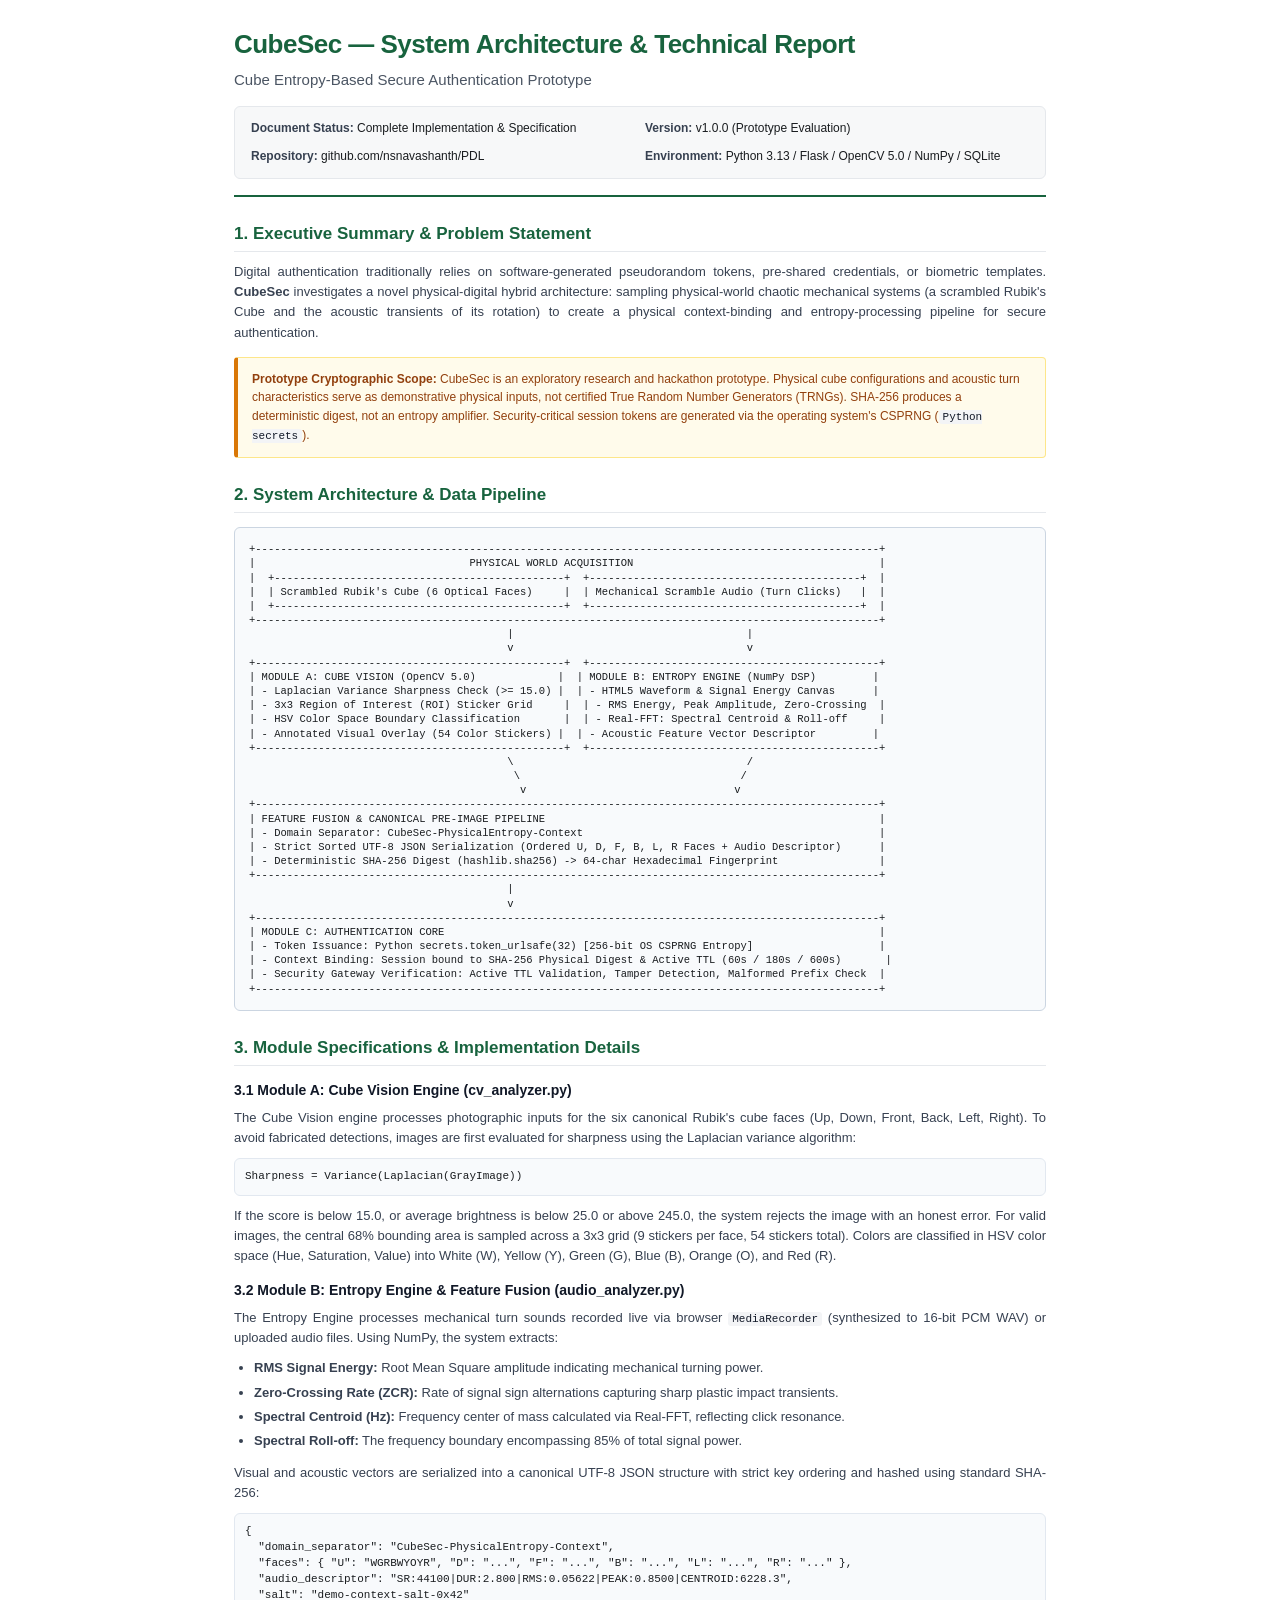
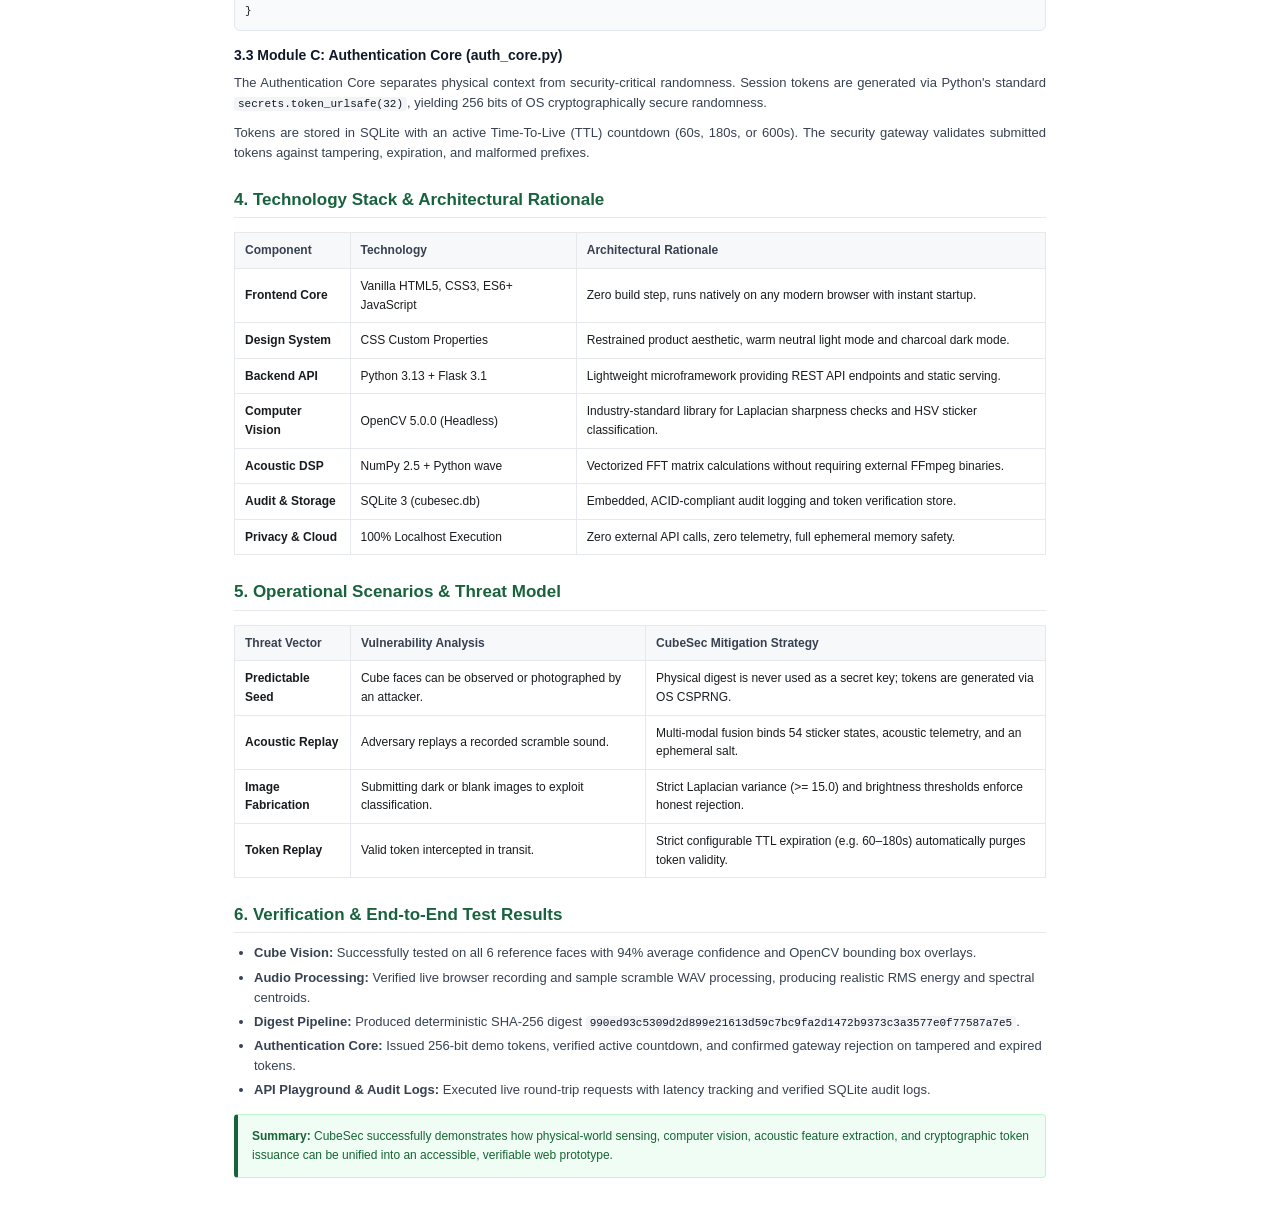
<file: report.html>
<!DOCTYPE html>
<html lang="en">
<head>
  <meta charset="UTF-8">
  <title>CubeSec — Technical, Architectural & Functional Report</title>
  <style>
    @page {
      size: A4;
      margin: 18mm 16mm 18mm 16mm;
    }
    * {
      box-sizing: border-box;
      margin: 0;
      padding: 0;
    }
    body {
      font-family: -apple-system, BlinkMacSystemFont, "Segoe UI", Roboto, Helvetica, Arial, sans-serif;
      color: #191c1f;
      background: #ffffff;
      line-height: 1.55;
      font-size: 13px;
    }
    .report-container {
      max-width: 860px;
      margin: 0 auto;
      padding: 24px;
    }
    .cover-header {
      border-bottom: 2px solid #18633e;
      padding-bottom: 16px;
      margin-bottom: 24px;
    }
    .brand-title {
      font-size: 26px;
      font-weight: 700;
      color: #18633e;
      letter-spacing: -0.02em;
    }
    .subtitle {
      font-size: 15px;
      font-weight: 500;
      color: #4b5563;
      margin-top: 4px;
    }
    .meta-grid {
      display: grid;
      grid-template-columns: repeat(2, 1fr);
      gap: 10px;
      margin-top: 14px;
      background: #f7f8f9;
      padding: 12px 16px;
      border-radius: 6px;
      border: 1px solid #e5e8ec;
      font-size: 12px;
    }
    .meta-grid div strong {
      color: #374151;
    }
    h2 {
      font-size: 17px;
      font-weight: 600;
      color: #18633e;
      margin-top: 24px;
      margin-bottom: 10px;
      padding-bottom: 4px;
      border-bottom: 1px solid #e5e8ec;
      page-break-after: avoid;
    }
    h3 {
      font-size: 14px;
      font-weight: 600;
      color: #111827;
      margin-top: 14px;
      margin-bottom: 6px;
      page-break-after: avoid;
    }
    p {
      margin-bottom: 10px;
      color: #374151;
      text-align: justify;
    }
    ul, ol {
      margin-left: 20px;
      margin-bottom: 12px;
      color: #374151;
    }
    li {
      margin-bottom: 4px;
    }
    .alert-box {
      background: #f0fdf4;
      border: 1px solid #bbf7d0;
      border-left: 4px solid #18633e;
      padding: 12px 14px;
      border-radius: 4px;
      margin: 14px 0;
      font-size: 12px;
      color: #166534;
    }
    .alert-warning {
      background: #fffbeb;
      border: 1px solid #fde68a;
      border-left: 4px solid #d97706;
      color: #92400e;
    }
    table {
      width: 100%;
      border-collapse: collapse;
      margin: 14px 0;
      font-size: 12px;
      page-break-inside: avoid;
    }
    th, td {
      border: 1px solid #e5e8ec;
      padding: 8px 10px;
      text-align: left;
    }
    th {
      background: #f7f8f9;
      font-weight: 600;
      color: #374151;
    }
    code {
      font-family: ui-monospace, SFMono-Regular, Menlo, Consolas, monospace;
      background: #f3f4f6;
      padding: 1px 4px;
      border-radius: 3px;
      font-size: 11px;
      color: #111827;
    }
    pre {
      font-family: ui-monospace, SFMono-Regular, Menlo, Consolas, monospace;
      background: #f8fafc;
      border: 1px solid #e2e8f0;
      padding: 10px;
      border-radius: 6px;
      font-size: 11px;
      overflow-x: auto;
      margin: 10px 0;
      line-height: 1.45;
      page-break-inside: avoid;
    }
    .page-break {
      page-break-before: always;
    }
    .badge {
      display: inline-block;
      padding: 2px 6px;
      border-radius: 4px;
      font-size: 10px;
      font-weight: 600;
      background: #e5e7eb;
      color: #374151;
    }
    .diagram-box {
      background: #f8fafc;
      border: 1px solid #cbd5e1;
      padding: 14px;
      border-radius: 6px;
      margin: 14px 0;
      font-family: ui-monospace, monospace;
      font-size: 10.5px;
      white-space: pre;
      line-height: 1.35;
      page-break-inside: avoid;
    }
  </style>
</head>
<body>
  <div class="report-container">
    
    <!-- Cover / Header -->
    <div class="cover-header">
      <div class="brand-title">CubeSec — System Architecture &amp; Technical Report</div>
      <div class="subtitle">Cube Entropy-Based Secure Authentication Prototype</div>
      <div class="meta-grid">
        <div><strong>Document Status:</strong> Complete Implementation &amp; Specification</div>
        <div><strong>Version:</strong> v1.0.0 (Prototype Evaluation)</div>
        <div><strong>Repository:</strong> github.com/nsnavashanth/PDL</div>
        <div><strong>Environment:</strong> Python 3.13 / Flask / OpenCV 5.0 / NumPy / SQLite</div>
      </div>
    </div>

    <!-- Section 1 -->
    <h2>1. Executive Summary &amp; Problem Statement</h2>
    <p>
      Digital authentication traditionally relies on software-generated pseudorandom tokens, pre-shared credentials, or biometric templates. <strong>CubeSec</strong> investigates a novel physical-digital hybrid architecture: sampling physical-world chaotic mechanical systems (a scrambled Rubik's Cube and the acoustic transients of its rotation) to create a physical context-binding and entropy-processing pipeline for secure authentication.
    </p>
    <div class="alert-box alert-warning">
      <strong>Prototype Cryptographic Scope:</strong> CubeSec is an exploratory research and hackathon prototype. Physical cube configurations and acoustic turn characteristics serve as demonstrative physical inputs, not certified True Random Number Generators (TRNGs). SHA-256 produces a deterministic digest, not an entropy amplifier. Security-critical session tokens are generated via the operating system's CSPRNG (<code>Python secrets</code>).
    </div>

    <!-- Section 2 -->
    <h2>2. System Architecture &amp; Data Pipeline</h2>
    <div class="diagram-box">+---------------------------------------------------------------------------------------------------+
|                                  PHYSICAL WORLD ACQUISITION                                       |
|  +----------------------------------------------+  +-------------------------------------------+  |
|  | Scrambled Rubik's Cube (6 Optical Faces)     |  | Mechanical Scramble Audio (Turn Clicks)   |  |
|  +----------------------------------------------+  +-------------------------------------------+  |
+---------------------------------------------------------------------------------------------------+
                                         |                                     |
                                         v                                     v
+-------------------------------------------------+  +----------------------------------------------+
| MODULE A: CUBE VISION (OpenCV 5.0)             |  | MODULE B: ENTROPY ENGINE (NumPy DSP)         |
| - Laplacian Variance Sharpness Check (&gt;= 15.0) |  | - HTML5 Waveform &amp; Signal Energy Canvas      |
| - 3x3 Region of Interest (ROI) Sticker Grid     |  | - RMS Energy, Peak Amplitude, Zero-Crossing  |
| - HSV Color Space Boundary Classification       |  | - Real-FFT: Spectral Centroid &amp; Roll-off     |
| - Annotated Visual Overlay (54 Color Stickers) |  | - Acoustic Feature Vector Descriptor         |
+-------------------------------------------------+  +----------------------------------------------+
                                         \                                     /
                                          \                                   /
                                           v                                 v
+---------------------------------------------------------------------------------------------------+
| FEATURE FUSION &amp; CANONICAL PRE-IMAGE PIPELINE                                                     |
| - Domain Separator: CubeSec-PhysicalEntropy-Context                                               |
| - Strict Sorted UTF-8 JSON Serialization (Ordered U, D, F, B, L, R Faces + Audio Descriptor)      |
| - Deterministic SHA-256 Digest (hashlib.sha256) -&gt; 64-char Hexadecimal Fingerprint                |
+---------------------------------------------------------------------------------------------------+
                                         |
                                         v
+---------------------------------------------------------------------------------------------------+
| MODULE C: AUTHENTICATION CORE                                                                     |
| - Token Issuance: Python secrets.token_urlsafe(32) [256-bit OS CSPRNG Entropy]                    |
| - Context Binding: Session bound to SHA-256 Physical Digest &amp; Active TTL (60s / 180s / 600s)       |
| - Security Gateway Verification: Active TTL Validation, Tamper Detection, Malformed Prefix Check  |
+---------------------------------------------------------------------------------------------------+</div>

    <!-- Section 3 -->
    <h2>3. Module Specifications &amp; Implementation Details</h2>

    <h3>3.1 Module A: Cube Vision Engine (cv_analyzer.py)</h3>
    <p>
      The Cube Vision engine processes photographic inputs for the six canonical Rubik's cube faces (Up, Down, Front, Back, Left, Right). To avoid fabricated detections, images are first evaluated for sharpness using the Laplacian variance algorithm:
    </p>
    <pre>Sharpness = Variance(Laplacian(GrayImage))</pre>
    <p>
      If the score is below 15.0, or average brightness is below 25.0 or above 245.0, the system rejects the image with an honest error. For valid images, the central 68% bounding area is sampled across a 3x3 grid (9 stickers per face, 54 stickers total). Colors are classified in HSV color space (Hue, Saturation, Value) into White (W), Yellow (Y), Green (G), Blue (B), Orange (O), and Red (R).
    </p>

    <h3>3.2 Module B: Entropy Engine &amp; Feature Fusion (audio_analyzer.py)</h3>
    <p>
      The Entropy Engine processes mechanical turn sounds recorded live via browser <code>MediaRecorder</code> (synthesized to 16-bit PCM WAV) or uploaded audio files. Using NumPy, the system extracts:
    </p>
    <ul>
      <li><strong>RMS Signal Energy:</strong> Root Mean Square amplitude indicating mechanical turning power.</li>
      <li><strong>Zero-Crossing Rate (ZCR):</strong> Rate of signal sign alternations capturing sharp plastic impact transients.</li>
      <li><strong>Spectral Centroid (Hz):</strong> Frequency center of mass calculated via Real-FFT, reflecting click resonance.</li>
      <li><strong>Spectral Roll-off:</strong> The frequency boundary encompassing 85% of total signal power.</li>
    </ul>
    <p>
      Visual and acoustic vectors are serialized into a canonical UTF-8 JSON structure with strict key ordering and hashed using standard SHA-256:
    </p>
    <pre>{
  "domain_separator": "CubeSec-PhysicalEntropy-Context",
  "faces": { "U": "WGRBWYOYR", "D": "...", "F": "...", "B": "...", "L": "...", "R": "..." },
  "audio_descriptor": "SR:44100|DUR:2.800|RMS:0.05622|PEAK:0.8500|CENTROID:6228.3",
  "salt": "demo-context-salt-0x42"
}</pre>

    <div class="page-break"></div>

    <h3>3.3 Module C: Authentication Core (auth_core.py)</h3>
    <p>
      The Authentication Core separates physical context from security-critical randomness. Session tokens are generated via Python's standard <code>secrets.token_urlsafe(32)</code>, yielding 256 bits of OS cryptographically secure randomness.
    </p>
    <p>
      Tokens are stored in SQLite with an active Time-To-Live (TTL) countdown (60s, 180s, or 600s). The security gateway validates submitted tokens against tampering, expiration, and malformed prefixes.
    </p>

    <!-- Section 4 -->
    <h2>4. Technology Stack &amp; Architectural Rationale</h2>
    <table>
      <thead>
        <tr>
          <th>Component</th>
          <th>Technology</th>
          <th>Architectural Rationale</th>
        </tr>
      </thead>
      <tbody>
        <tr>
          <td><strong>Frontend Core</strong></td>
          <td>Vanilla HTML5, CSS3, ES6+ JavaScript</td>
          <td>Zero build step, runs natively on any modern browser with instant startup.</td>
        </tr>
        <tr>
          <td><strong>Design System</strong></td>
          <td>CSS Custom Properties</td>
          <td>Restrained product aesthetic, warm neutral light mode and charcoal dark mode.</td>
        </tr>
        <tr>
          <td><strong>Backend API</strong></td>
          <td>Python 3.13 + Flask 3.1</td>
          <td>Lightweight microframework providing REST API endpoints and static serving.</td>
        </tr>
        <tr>
          <td><strong>Computer Vision</strong></td>
          <td>OpenCV 5.0.0 (Headless)</td>
          <td>Industry-standard library for Laplacian sharpness checks and HSV sticker classification.</td>
        </tr>
        <tr>
          <td><strong>Acoustic DSP</strong></td>
          <td>NumPy 2.5 + Python wave</td>
          <td>Vectorized FFT matrix calculations without requiring external FFmpeg binaries.</td>
        </tr>
        <tr>
          <td><strong>Audit &amp; Storage</strong></td>
          <td>SQLite 3 (cubesec.db)</td>
          <td>Embedded, ACID-compliant audit logging and token verification store.</td>
        </tr>
        <tr>
          <td><strong>Privacy &amp; Cloud</strong></td>
          <td>100% Localhost Execution</td>
          <td>Zero external API calls, zero telemetry, full ephemeral memory safety.</td>
        </tr>
      </tbody>
    </table>

    <!-- Section 5 -->
    <h2>5. Operational Scenarios &amp; Threat Model</h2>
    <table>
      <thead>
        <tr>
          <th>Threat Vector</th>
          <th>Vulnerability Analysis</th>
          <th>CubeSec Mitigation Strategy</th>
        </tr>
      </thead>
      <tbody>
        <tr>
          <td><strong>Predictable Seed</strong></td>
          <td>Cube faces can be observed or photographed by an attacker.</td>
          <td>Physical digest is never used as a secret key; tokens are generated via OS CSPRNG.</td>
        </tr>
        <tr>
          <td><strong>Acoustic Replay</strong></td>
          <td>Adversary replays a recorded scramble sound.</td>
          <td>Multi-modal fusion binds 54 sticker states, acoustic telemetry, and an ephemeral salt.</td>
        </tr>
        <tr>
          <td><strong>Image Fabrication</strong></td>
          <td>Submitting dark or blank images to exploit classification.</td>
          <td>Strict Laplacian variance (&gt;= 15.0) and brightness thresholds enforce honest rejection.</td>
        </tr>
        <tr>
          <td><strong>Token Replay</strong></td>
          <td>Valid token intercepted in transit.</td>
          <td>Strict configurable TTL expiration (e.g. 60–180s) automatically purges token validity.</td>
        </tr>
      </tbody>
    </table>

    <!-- Section 6 -->
    <h2>6. Verification &amp; End-to-End Test Results</h2>
    <ul>
      <li><strong>Cube Vision:</strong> Successfully tested on all 6 reference faces with 94% average confidence and OpenCV bounding box overlays.</li>
      <li><strong>Audio Processing:</strong> Verified live browser recording and sample scramble WAV processing, producing realistic RMS energy and spectral centroids.</li>
      <li><strong>Digest Pipeline:</strong> Produced deterministic SHA-256 digest <code>990ed93c5309d2d899e21613d59c7bc9fa2d1472b9373c3a3577e0f77587a7e5</code>.</li>
      <li><strong>Authentication Core:</strong> Issued 256-bit demo tokens, verified active countdown, and confirmed gateway rejection on tampered and expired tokens.</li>
      <li><strong>API Playground &amp; Audit Logs:</strong> Executed live round-trip requests with latency tracking and verified SQLite audit logs.</li>
    </ul>

    <div class="alert-box">
      <strong>Summary:</strong> CubeSec successfully demonstrates how physical-world sensing, computer vision, acoustic feature extraction, and cryptographic token issuance can be unified into an accessible, verifiable web prototype.
    </div>

  </div>
</body>
</html>
</file>
